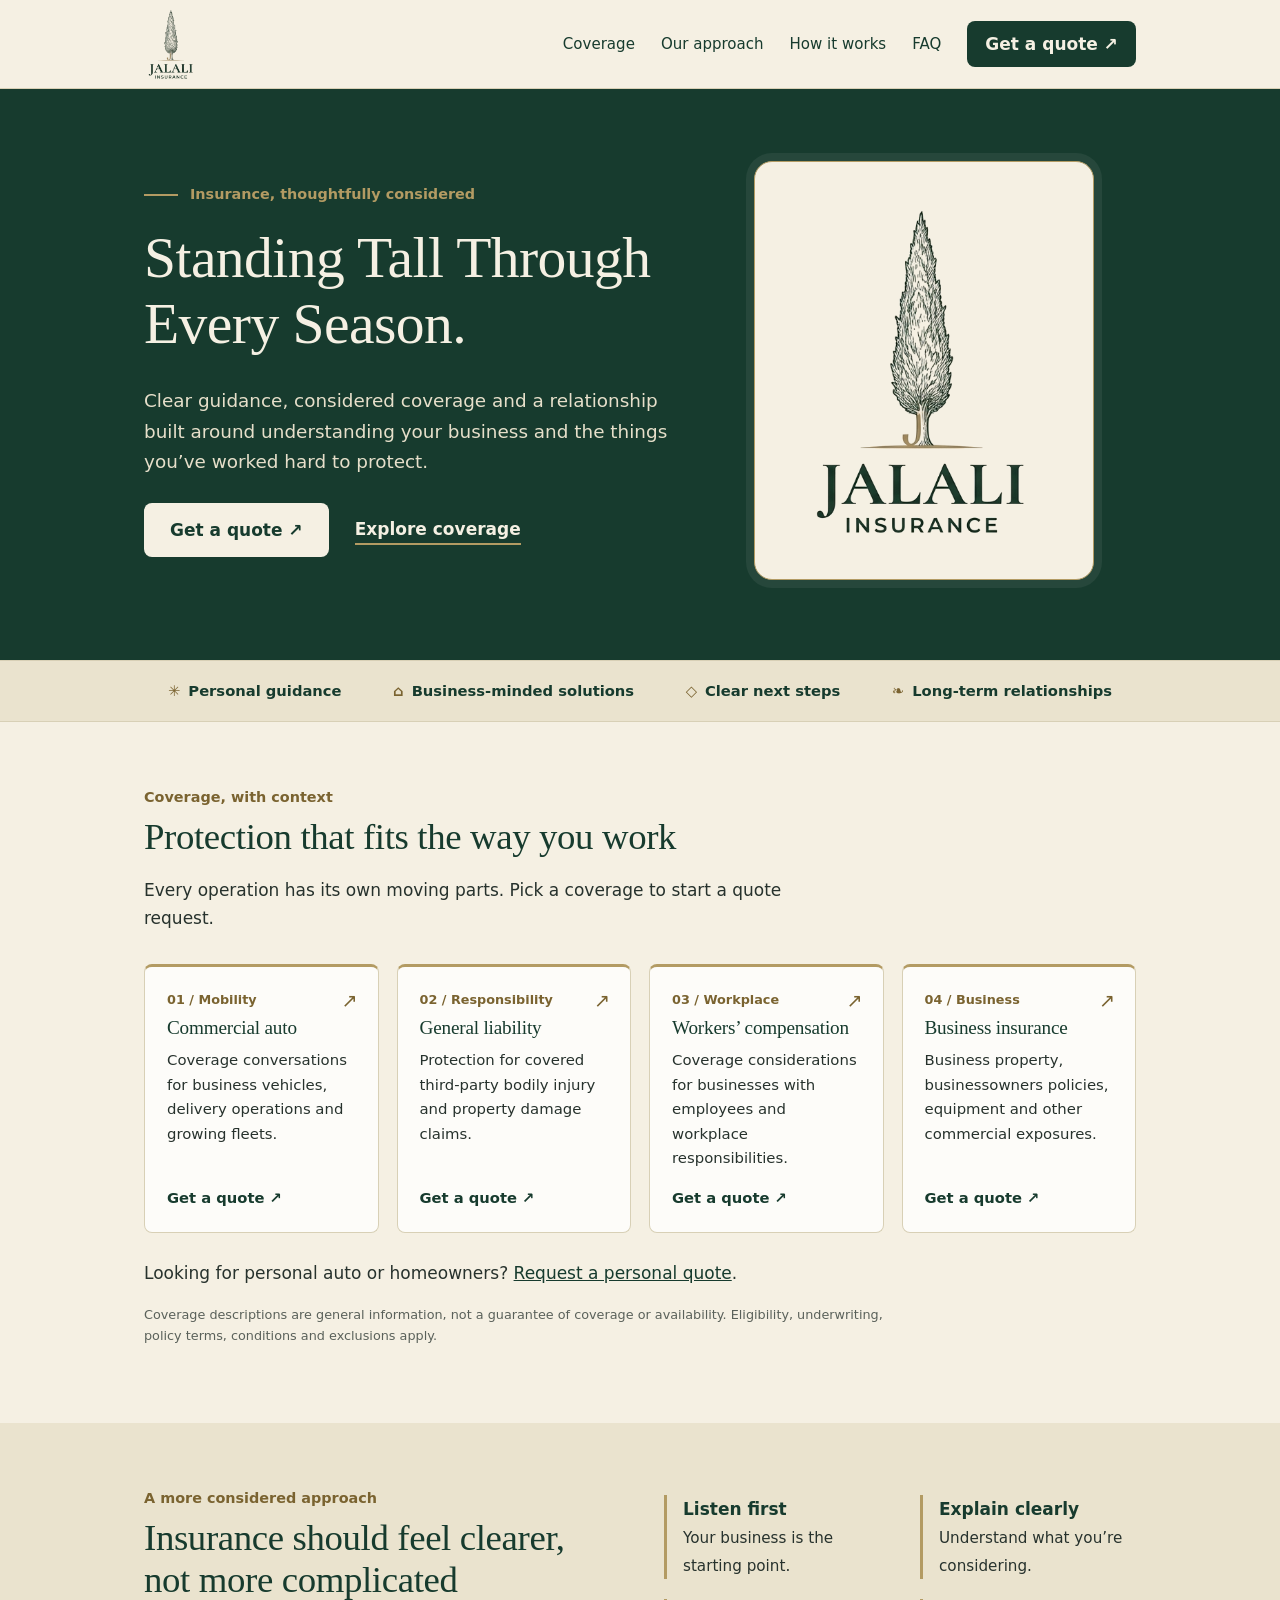
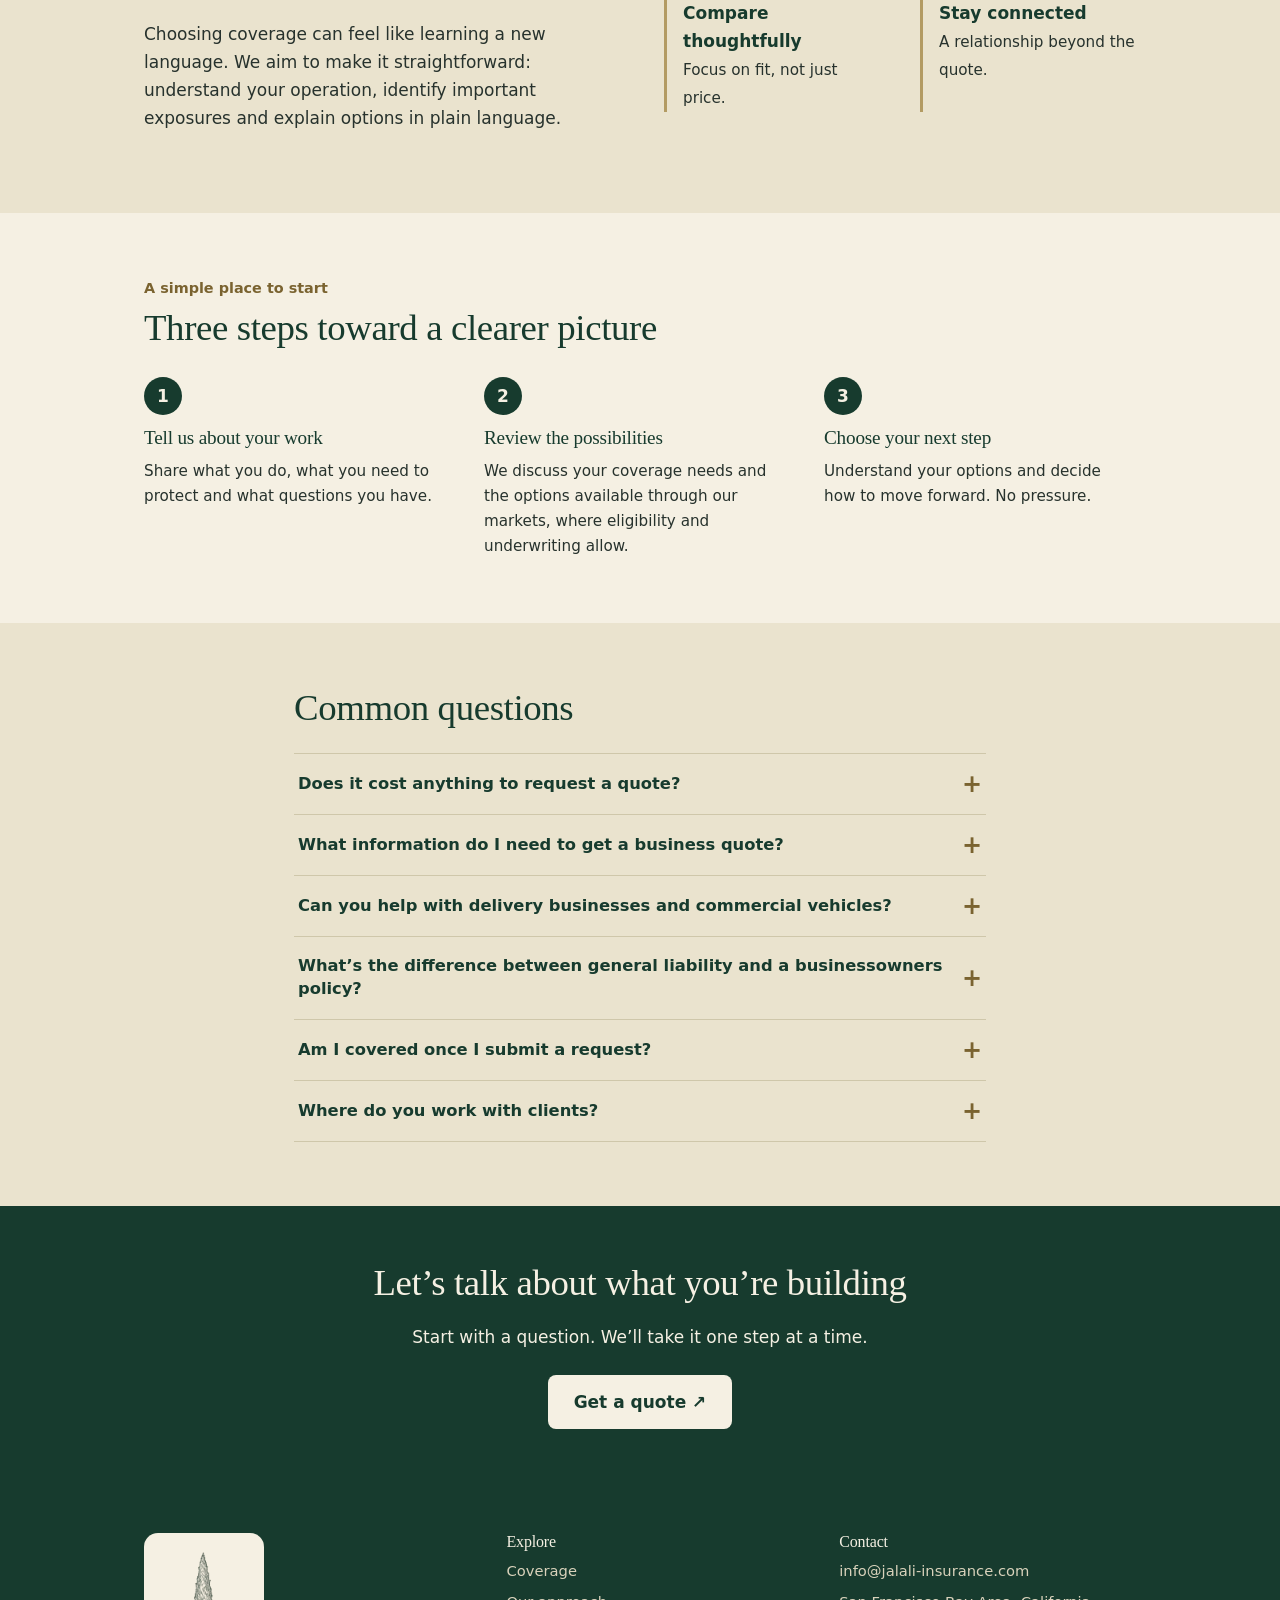
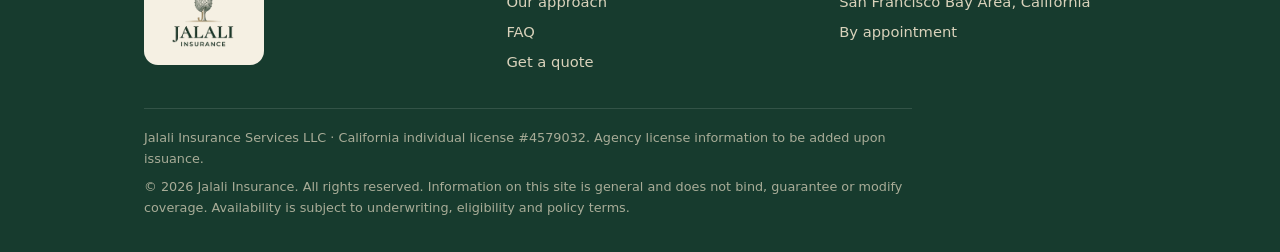
<file: jalali-insurance-cloudflare (2) (1)/index.html>
<!doctype html><html lang="en"><head><meta charset="utf-8"><meta name="viewport" content="width=device-width,initial-scale=1"><title>Jalali Insurance | Standing Tall Through Every Season</title><meta name="description" content="Clear, personal insurance guidance for Bay Area businesses: commercial auto, general liability, workers’ compensation and business insurance."><meta name="theme-color" content="#173b2e"><link rel="icon" href="assets/tree.png"><link rel="stylesheet" href="styles.css"></head><body style="margin:0;background:#F5F0E3"><div class="jal"><header class="header"><div class="wrap bar"><a class="brand" href="index.html" aria-label="Jalali Insurance home"><img src="assets/logo.png" alt="Jalali Insurance"></a>
<button class="menu" aria-expanded="false" aria-controls="nav">Menu</button>
<nav id="nav" aria-label="Main"><a href="index.html#coverage">Coverage</a><a href="index.html#approach">Our approach</a><a href="index.html#process">How it works</a><a href="index.html#faq">FAQ</a><a class="btn" href="quote.html">Get a quote ↗</a></nav></div></header><main>
<section class="hero" id="home"><div class="wrap hero-grid">
<div><p class="eyebrow">Insurance, thoughtfully considered</p><h1>Standing Tall Through Every Season.</h1>
<p class="lead">Clear guidance, considered coverage and a relationship built around understanding your business and the things you’ve worked hard to protect.</p>
<div class="actions"><a class="btn light" href="quote.html">Get a quote ↗</a><a class="link" href="#coverage">Explore coverage</a></div></div>
<div class="hero-panel"><img class="hero-logo" src="assets/logo.png" alt="Jalali Insurance logo: a cypress tree above the name"></div></div></section>
<div class="strip"><div class="wrap"><ul><li><span>✳</span>Personal guidance</li><li><span>⌂</span>Business-minded solutions</li><li><span>◇</span>Clear next steps</li><li><span>❧</span>Long-term relationships</li></ul></div></div>
<section class="sec" id="coverage"><div class="wrap">
<p class="tag" style="font-size:.9rem">Coverage, with context</p><h2>Protection that fits the way you work</h2>
<p class="sub">Every operation has its own moving parts. Pick a coverage to start a quote request.</p>
<div class="grid4"><a class="card" data-cov="commercial-auto" href="quote.html?coverage=commercial-auto"><span class="arrow">↗</span><span class="tag">01 / Mobility</span><h3>Commercial auto</h3><p>Coverage conversations for business vehicles, delivery operations and growing fleets.</p><span class="go">Get a quote ↗</span></a><a class="card" data-cov="general-liability" href="quote.html?coverage=general-liability"><span class="arrow">↗</span><span class="tag">02 / Responsibility</span><h3>General liability</h3><p>Protection for covered third-party bodily injury and property damage claims.</p><span class="go">Get a quote ↗</span></a><a class="card" data-cov="workers-comp" href="quote.html?coverage=workers-comp"><span class="arrow">↗</span><span class="tag">03 / Workplace</span><h3>Workers’ compensation</h3><p>Coverage considerations for businesses with employees and workplace responsibilities.</p><span class="go">Get a quote ↗</span></a><a class="card" data-cov="business" href="quote.html?coverage=business"><span class="arrow">↗</span><span class="tag">04 / Business</span><h3>Business insurance</h3><p>Business property, businessowners policies, equipment and other commercial exposures.</p><span class="go">Get a quote ↗</span></a></div>
<p class="note">Looking for personal auto or homeowners? <a href="quote.html">Request a personal quote</a>.</p>
<p class="fine">Coverage descriptions are general information, not a guarantee of coverage or availability. Eligibility, underwriting, policy terms, conditions and exclusions apply.</p>
</div></section>
<section class="sec alt" id="approach"><div class="wrap split">
<div><p class="tag" style="font-size:.9rem">A more considered approach</p><h2>Insurance should feel clearer, not more complicated</h2>
<p>Choosing coverage can feel like learning a new language. We aim to make it straightforward: understand your operation, identify important exposures and explain options in plain language.</p></div>
<div class="principles"><div><strong>Listen first</strong><span>Your business is the starting point.</span></div><div><strong>Explain clearly</strong><span>Understand what you’re considering.</span></div><div><strong>Compare thoughtfully</strong><span>Focus on fit, not just price.</span></div><div><strong>Stay connected</strong><span>A relationship beyond the quote.</span></div></div>
</div></section>
<section class="sec" id="process"><div class="wrap">
<p class="tag" style="font-size:.9rem">A simple place to start</p><h2>Three steps toward a clearer picture</h2>
<ol class="steps">
<li><span>1</span><h3>Tell us about your work</h3><p>Share what you do, what you need to protect and what questions you have.</p></li>
<li><span>2</span><h3>Review the possibilities</h3><p>We discuss your coverage needs and the options available through our markets, where eligibility and underwriting allow.</p></li>
<li><span>3</span><h3>Choose your next step</h3><p>Understand your options and decide how to move forward. No pressure.</p></li></ol>
</div></section>
<section class="sec alt" id="faq"><div class="wrap narrow">
<h2>Common questions</h2>
<div class="faq">
<div class="faq-item"><button class="faq-q" aria-expanded="false">Does it cost anything to request a quote?</button><div class="faq-a"><div><p>No. Requesting a quote is free and doesn’t obligate you. Insurance agencies are typically paid by the insurance company, and we’re glad to explain how we’re compensated.</p></div></div></div>
<div class="faq-item"><button class="faq-q" aria-expanded="false">What information do I need to get a business quote?</button><div class="faq-a"><div><p>Usually your business type and operations, number of employees and payroll, the vehicles you use, and recent claims history. If you don’t have everything, start with what you know and we’ll help with the rest.</p></div></div></div>
<div class="faq-item"><button class="faq-q" aria-expanded="false">Can you help with delivery businesses and commercial vehicles?</button><div class="faq-a"><div><p>Yes. Commercial auto and related coverage for delivery operations is one of our main focus areas. Availability and pricing depend on your vehicles, drivers and the insurance company’s underwriting.</p></div></div></div>
<div class="faq-item"><button class="faq-q" aria-expanded="false">What’s the difference between general liability and a businessowners policy?</button><div class="faq-a"><div><p>General liability covers certain third-party injury and property damage claims. A businessowners policy (BOP) typically bundles general liability with commercial property coverage. We’ll walk through which fits your business.</p></div></div></div>
<div class="faq-item"><button class="faq-q" aria-expanded="false">Am I covered once I submit a request?</button><div class="faq-a"><div><p>No. A quote request doesn’t bind or change coverage. You’re covered only after a policy is issued or coverage is confirmed to you in writing.</p></div></div></div>
<div class="faq-item"><button class="faq-q" aria-expanded="false">Where do you work with clients?</button><div class="faq-a"><div><p>We serve the San Francisco Bay Area, California, by phone, video or in person by appointment.</p></div></div></div>
</div></div></section>
<section class="cta"><div class="wrap"><h2>Let’s talk about what you’re building</h2><p>Start with a question. We’ll take it one step at a time.</p><a class="btn light" href="quote.html">Get a quote ↗</a></div></section>
</main>
<footer class="foot"><div class="wrap"><div class="foot-grid">
<div><div class="logo-panel"><img src="assets/logo.png" alt="Jalali Insurance"></div></div>
<div><h3>Explore</h3><a href="index.htmlcoverage">Coverage</a><a href="index.htmlapproach">Our approach</a><a href="index.htmlfaq">FAQ</a><a href="quote.html">Get a quote</a></div>
<div><h3>Contact</h3><p><a href="mailto:info@jalali-insurance.com">info@jalali-insurance.com</a></p><p>San Francisco Bay Area, California</p><p>By appointment</p></div>
</div>
<div class="legal fine"><p>Jalali Insurance Services LLC · California individual license #4579032. Agency license information to be added upon issuance.</p>
<p>© <span class="yr">2026</span> Jalali Insurance. All rights reserved. Information on this site is general and does not bind, guarantee or modify coverage. Availability is subject to underwriting, eligibility and policy terms.</p></div></div></footer>
</div><script src="script.js"></script></body></html>
</file>
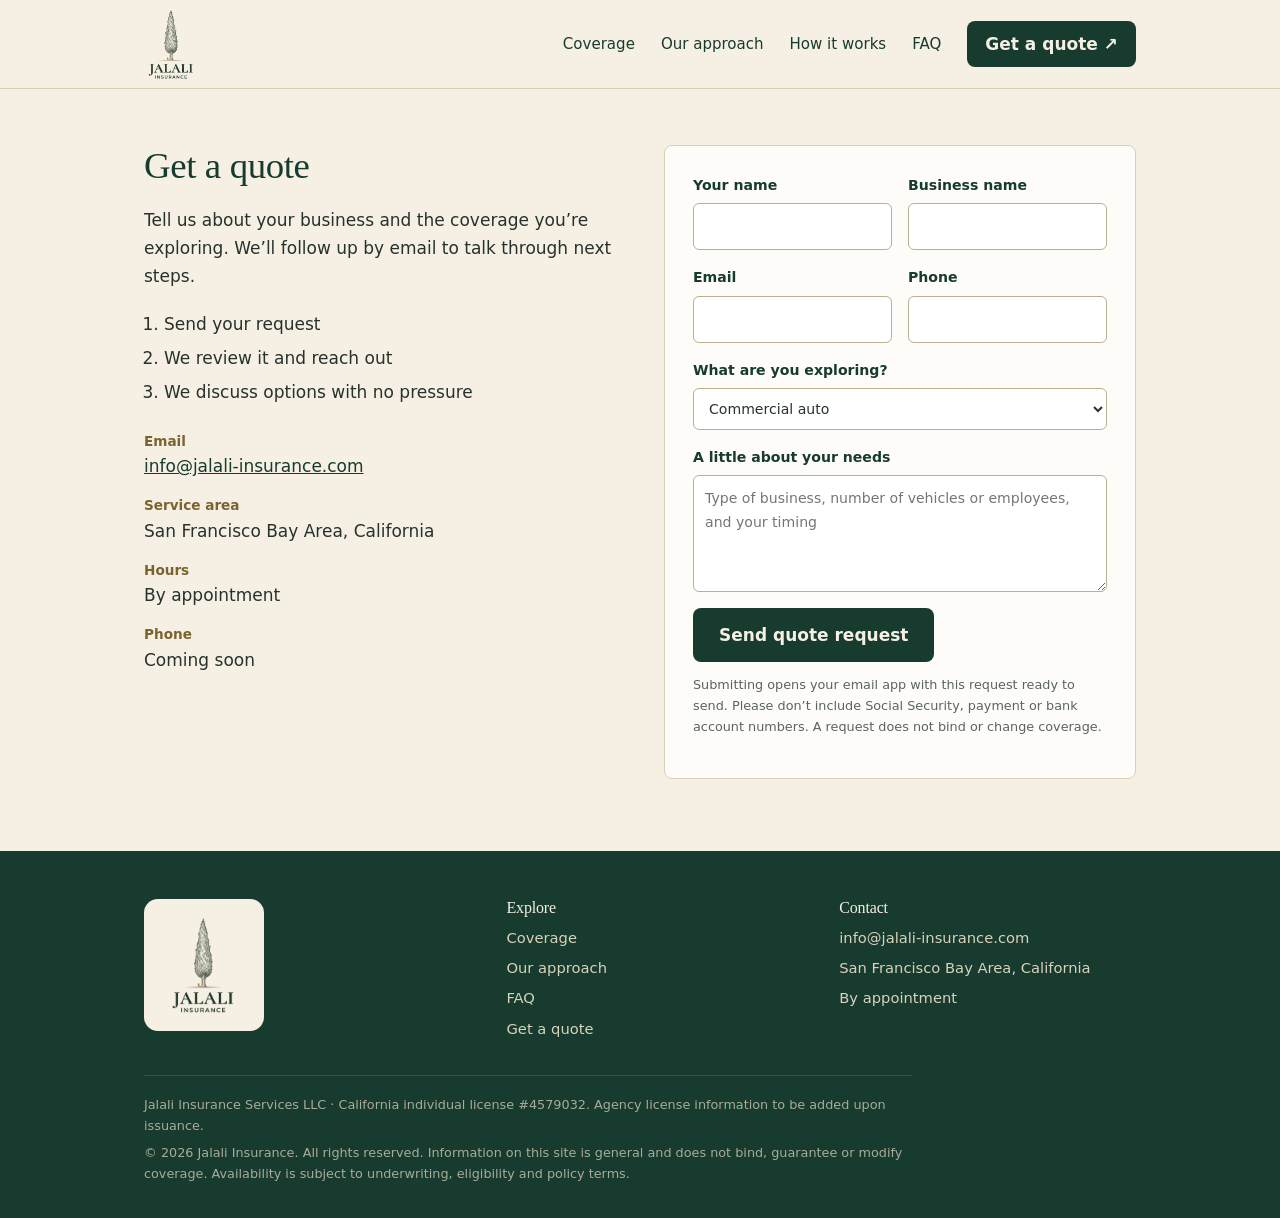
<file: jalali-insurance-cloudflare (2) (1)/quote.html>
<!doctype html><html lang="en"><head><meta charset="utf-8"><meta name="viewport" content="width=device-width,initial-scale=1"><title>Get a Quote | Jalali Insurance</title><meta name="description" content="Request an insurance quote from Jalali Insurance for your Bay Area business."><meta name="theme-color" content="#173b2e"><link rel="icon" href="assets/tree.png"><link rel="stylesheet" href="styles.css"></head><body style="margin:0;background:#F5F0E3"><div class="jal"><header class="header"><div class="wrap bar"><a class="brand" href="index.html" aria-label="Jalali Insurance home"><img src="assets/logo.png" alt="Jalali Insurance"></a>
<button class="menu" aria-expanded="false" aria-controls="nav">Menu</button>
<nav id="nav" aria-label="Main"><a href="index.html#coverage">Coverage</a><a href="index.html#approach">Our approach</a><a href="index.html#process">How it works</a><a href="index.html#faq">FAQ</a><a class="btn" href="quote.html">Get a quote ↗</a></nav></div></header><main>
<section class="quote" id="quote"><div class="wrap split">
<div class="info"><h2>Get a quote</h2>
<p>Tell us about your business and the coverage you’re exploring. We’ll follow up by email to talk through next steps.</p>
<ol class="next"><li>Send your request</li><li>We review it and reach out</li><li>We discuss options with no pressure</li></ol>
<dl><dt>Email</dt><dd><a href="mailto:info@jalali-insurance.com">info@jalali-insurance.com</a></dd><dt>Service area</dt><dd>San Francisco Bay Area, California</dd><dt>Hours</dt><dd>By appointment</dd><dt>Phone</dt><dd>Coming soon</dd></dl></div>
<form class="form" id="quote-form">
<label>Your name<input name="name" required autocomplete="name"></label>
<label>Business name<input name="business" autocomplete="organization"></label>
<label>Email<input name="email" type="email" required autocomplete="email"></label>
<label>Phone<input name="phone" type="tel" autocomplete="tel"></label>
<label class="full">What are you exploring?<select name="coverage" id="coverage-select"><option value="commercial-auto">Commercial auto</option><option value="general-liability">General liability</option><option value="workers-comp">Workers’ compensation</option><option value="business">Business insurance / BOP</option><option value="multiple">Multiple coverages</option><option value="personal">Personal auto or homeowners</option><option value="unsure">Not sure yet</option></select></label>
<label class="full">A little about your needs<textarea name="needs" rows="4" placeholder="Type of business, number of vehicles or employees, and your timing"></textarea></label>
<div class="full"><button class="btn" type="submit">Send quote request</button>
<p class="fine" style="margin-top:12px">Submitting opens your email app with this request ready to send. Please don’t include Social Security, payment or bank account numbers. A request does not bind or change coverage.</p></div>
</form></div></section>
</main>
<footer class="foot"><div class="wrap"><div class="foot-grid">
<div><div class="logo-panel"><img src="assets/logo.png" alt="Jalali Insurance"></div></div>
<div><h3>Explore</h3><a href="index.htmlcoverage">Coverage</a><a href="index.htmlapproach">Our approach</a><a href="index.htmlfaq">FAQ</a><a href="quote.html">Get a quote</a></div>
<div><h3>Contact</h3><p><a href="mailto:info@jalali-insurance.com">info@jalali-insurance.com</a></p><p>San Francisco Bay Area, California</p><p>By appointment</p></div>
</div>
<div class="legal fine"><p>Jalali Insurance Services LLC · California individual license #4579032. Agency license information to be added upon issuance.</p>
<p>© <span class="yr">2026</span> Jalali Insurance. All rights reserved. Information on this site is general and does not bind, guarantee or modify coverage. Availability is subject to underwriting, eligibility and policy terms.</p></div></div></footer>
</div><script src="script.js"></script></body></html>
</file>
<file: jalali-insurance-cloudflare (2) (1)/styles.css>
.jal{--g:#173b2e;--g2:#0e2a20;--c:#F5F0E3;--c2:#EAE3CE;--b:#B39B63;--bd:#7a6330;--t:#27322d;--r:8px;
background:var(--c);color:var(--t);font:17px/1.65 Montserrat,"Segoe UI",system-ui,sans-serif;-webkit-font-smoothing:antialiased}
.jal *{box-sizing:border-box}
.jal h1,.jal h2,.jal h3{font-family:Georgia,"Times New Roman",serif;color:var(--g);line-height:1.15;margin:0 0 .5em;font-weight:500;letter-spacing:-.01em}
.jal h1{font-size:clamp(2.3rem,5vw,3.6rem)}.jal h2{font-size:clamp(1.7rem,3.2vw,2.3rem)}.jal h3{font-size:1.2rem}
.jal p{margin:0 0 1em}.jal a{color:var(--g)}
.jal .wrap{max-width:1040px;margin:0 auto;padding:0 24px}.jal .narrow{max-width:740px}
.jal section{scroll-margin-top:96px}
.jal .btn{display:inline-block;background:var(--g);color:var(--c);padding:13px 26px;border-radius:var(--r);text-decoration:none;border:0;font:inherit;font-weight:600;cursor:pointer;transition:background .2s}
.jal .btn:hover{background:var(--g2);color:var(--c)}
.jal .btn.light{background:var(--c);color:var(--g)}.jal .btn.light:hover{background:#fff;color:var(--g)}
.jal .link{font-weight:600;text-decoration:none;border-bottom:2px solid var(--b)}
.jal :focus-visible{outline:3px solid var(--b);outline-offset:2px}
.jal .hero{padding:72px 0 80px;background:var(--g);color:#e6dfca}.jal .hero h1{color:var(--c)}.jal .hero .link{color:var(--c)}.jal .eyebrow{display:flex;align-items:center;gap:12px;color:var(--b);font-weight:600;font-size:.9rem;margin-bottom:18px}.jal .eyebrow::before{content:"";width:34px;height:2px;background:var(--b)}.jal .hero-panel{background:var(--c);border:1px solid var(--b);border-radius:18px;padding:30px 24px;justify-self:center;width:100%;max-width:340px;box-shadow:0 0 0 8px #ffffff10}
.jal .hero-grid{display:grid;grid-template-columns:1.25fr 1fr;gap:40px;align-items:center}
.jal .hero .lead{font-size:1.15rem;max-width:32em}
.jal .actions{display:flex;gap:26px;align-items:center;flex-wrap:wrap;margin-top:26px}
.jal .hero-logo{width:100%;max-width:260px;margin:0 auto;display:block}
.jal .strip{border-top:1px solid #d8d0b6;border-bottom:1px solid #d8d0b6;background:var(--c2)}
.jal .strip ul{list-style:none;margin:0;padding:18px 24px;display:flex;justify-content:space-between;gap:12px 24px;flex-wrap:wrap;font-size:.92rem;color:var(--g);font-weight:600}.jal .strip li span{color:var(--bd);margin-right:8px}
.jal .sec{padding:64px 0}.jal .alt{background:var(--c2)}
.jal .sub{max-width:38em;margin-bottom:32px}
.jal .grid4{display:grid;grid-template-columns:repeat(4,1fr);gap:18px}
.jal .card{position:relative;display:flex;flex-direction:column;background:#fffc;border:1px solid #d8d0b6;border-top:3px solid var(--b);border-radius:var(--r);padding:22px;text-decoration:none;color:var(--t);transition:border-color .2s,transform .2s}
.jal .card:hover{border-color:var(--g);transform:translateY(-2px)}
.jal .tag{font-size:.8rem;color:var(--bd);font-weight:600;margin-bottom:6px}
.jal .card p{font-size:.93rem;flex:1}.jal .arrow{position:absolute;top:18px;right:20px;font-size:1.2rem;color:var(--bd)}.jal .go{font-weight:600;color:var(--g);font-size:.92rem}
.jal .note{margin-top:26px}.jal .fine{font-size:.8rem;opacity:.75;max-width:60em}
.jal .principles{display:grid;grid-template-columns:1fr 1fr;gap:20px 40px;margin-top:8px}
.jal .principles div{border-left:3px solid var(--b);padding-left:16px}
.jal .principles strong{display:block;color:var(--g)}.jal .principles span{font-size:.95rem}
.jal .split{display:grid;grid-template-columns:1fr 1fr;gap:48px;align-items:start}
.jal .steps{list-style:none;display:grid;grid-template-columns:repeat(3,1fr);gap:28px;padding:0;margin:28px 0 0}
.jal .steps span{display:grid;place-items:center;width:38px;height:38px;border-radius:50%;background:var(--g);color:var(--c);font-weight:600;margin-bottom:12px}
.jal .steps p{margin:0;font-size:.95rem}
.jal .faq{border-top:1px solid #cfc7aa;margin-top:24px}
.jal .faq-item{border-bottom:1px solid #cfc7aa}
.jal .faq-q{all:unset;box-sizing:border-box;width:100%;display:flex;justify-content:space-between;align-items:center;gap:16px;padding:18px 4px;cursor:pointer;font-weight:600;color:var(--g);font-size:1.02rem;line-height:1.4}
.jal .faq-q:focus-visible{outline:3px solid var(--b)}
.jal .faq-q::after{content:"+";font-size:1.5rem;line-height:1;color:var(--bd);transition:transform .25s}
.jal .faq-q[aria-expanded=true]::after{transform:rotate(45deg)}
.jal .faq-a{display:grid;grid-template-rows:0fr;transition:grid-template-rows .3s ease}
.jal .faq-a>div{overflow:hidden}.jal .faq-a p{padding:0 4px 18px;margin:0;font-size:.97rem}
.jal .faq-q[aria-expanded=true]+.faq-a{grid-template-rows:1fr}
.jal .cta{background:var(--g);color:var(--c);padding:56px 0;text-align:center}
.jal .cta h2{color:var(--c)}.jal .cta p{max-width:34em;margin:0 auto 24px}
.jal .quote{padding:56px 0 72px}
.jal .form{background:#fffc;border:1px solid #d8d0b6;border-radius:var(--r);padding:28px;display:grid;gap:16px;grid-template-columns:1fr 1fr}
.jal .form .full{grid-column:1/-1}
.jal label{display:grid;gap:6px;font-size:.88rem;font-weight:600;color:var(--g)}
.jal input,.jal select,.jal textarea{font:inherit;font-weight:400;padding:11px;border:1px solid #b9b192;border-radius:6px;background:#fff;color:var(--t);width:100%}
.jal .info dl{margin:24px 0 0}.jal .info dt{color:var(--bd);font-weight:600;font-size:.85rem;margin-top:14px}.jal .info dd{margin:0}
.jal .next{margin:20px 0 0;padding-left:20px}.jal .next li{margin-bottom:6px}
.jal .header{position:sticky;top:0;z-index:20;background:var(--c);border-bottom:1px solid #d8d0b6}
.jal .bar{display:flex;align-items:center;justify-content:space-between;height:88px}
.jal .brand img{height:76px;width:auto;display:block}
.jal nav{display:flex;align-items:center;gap:26px}.jal nav a{text-decoration:none;font-size:.94rem;font-weight:500}
.jal nav a:not(.btn):hover{color:var(--bd)}.jal nav .btn{padding:9px 18px;color:var(--c)}
.jal .menu{display:none;background:none;border:1px solid var(--g);color:var(--g);padding:8px 14px;border-radius:var(--r);font:inherit}
.jal .foot{background:var(--g);color:#d9d2bb;padding:48px 0 28px}.jal .foot h3{color:var(--c)}.jal .foot a{color:#d9d2bb}.jal .foot a:hover{color:var(--b)}.jal .logo-panel{background:var(--c);border-radius:14px;padding:14px 22px;display:inline-block}
.jal .foot-grid{display:grid;grid-template-columns:1.1fr 1fr 1fr;gap:36px;font-size:.92rem}
.jal .foot img{height:104px;display:block}.jal .foot h3{font-size:1rem}
.jal .foot a{display:block;text-decoration:none;margin-bottom:6px}.jal .foot p{margin:0 0 6px}
.jal .legal{margin-top:28px;padding-top:18px;border-top:1px solid #ffffff2a}
@media(max-width:860px){
.jal .grid4{grid-template-columns:1fr 1fr}.jal .hero-grid,.jal .split,.jal .foot-grid{grid-template-columns:1fr}
.jal .steps{grid-template-columns:1fr}.jal .hero-panel{max-width:240px;order:-1;justify-self:start;padding:20px}}
@media(max-width:700px){
.jal .menu{display:block}
.jal nav{display:none;position:absolute;top:88px;left:0;right:0;background:var(--c);flex-direction:column;align-items:flex-start;padding:18px 24px;gap:14px;border-bottom:1px solid #d8d0b6}
.jal nav.open{display:flex}.jal .grid4,.jal .principles,.jal .form{grid-template-columns:1fr}.jal .sec{padding:48px 0}.jal .strip ul{justify-content:flex-start}}
@media(prefers-reduced-motion:reduce){.jal *{transition:none!important}}
html{scroll-behavior:smooth}@media(prefers-reduced-motion:reduce){html{scroll-behavior:auto}}
</file>
